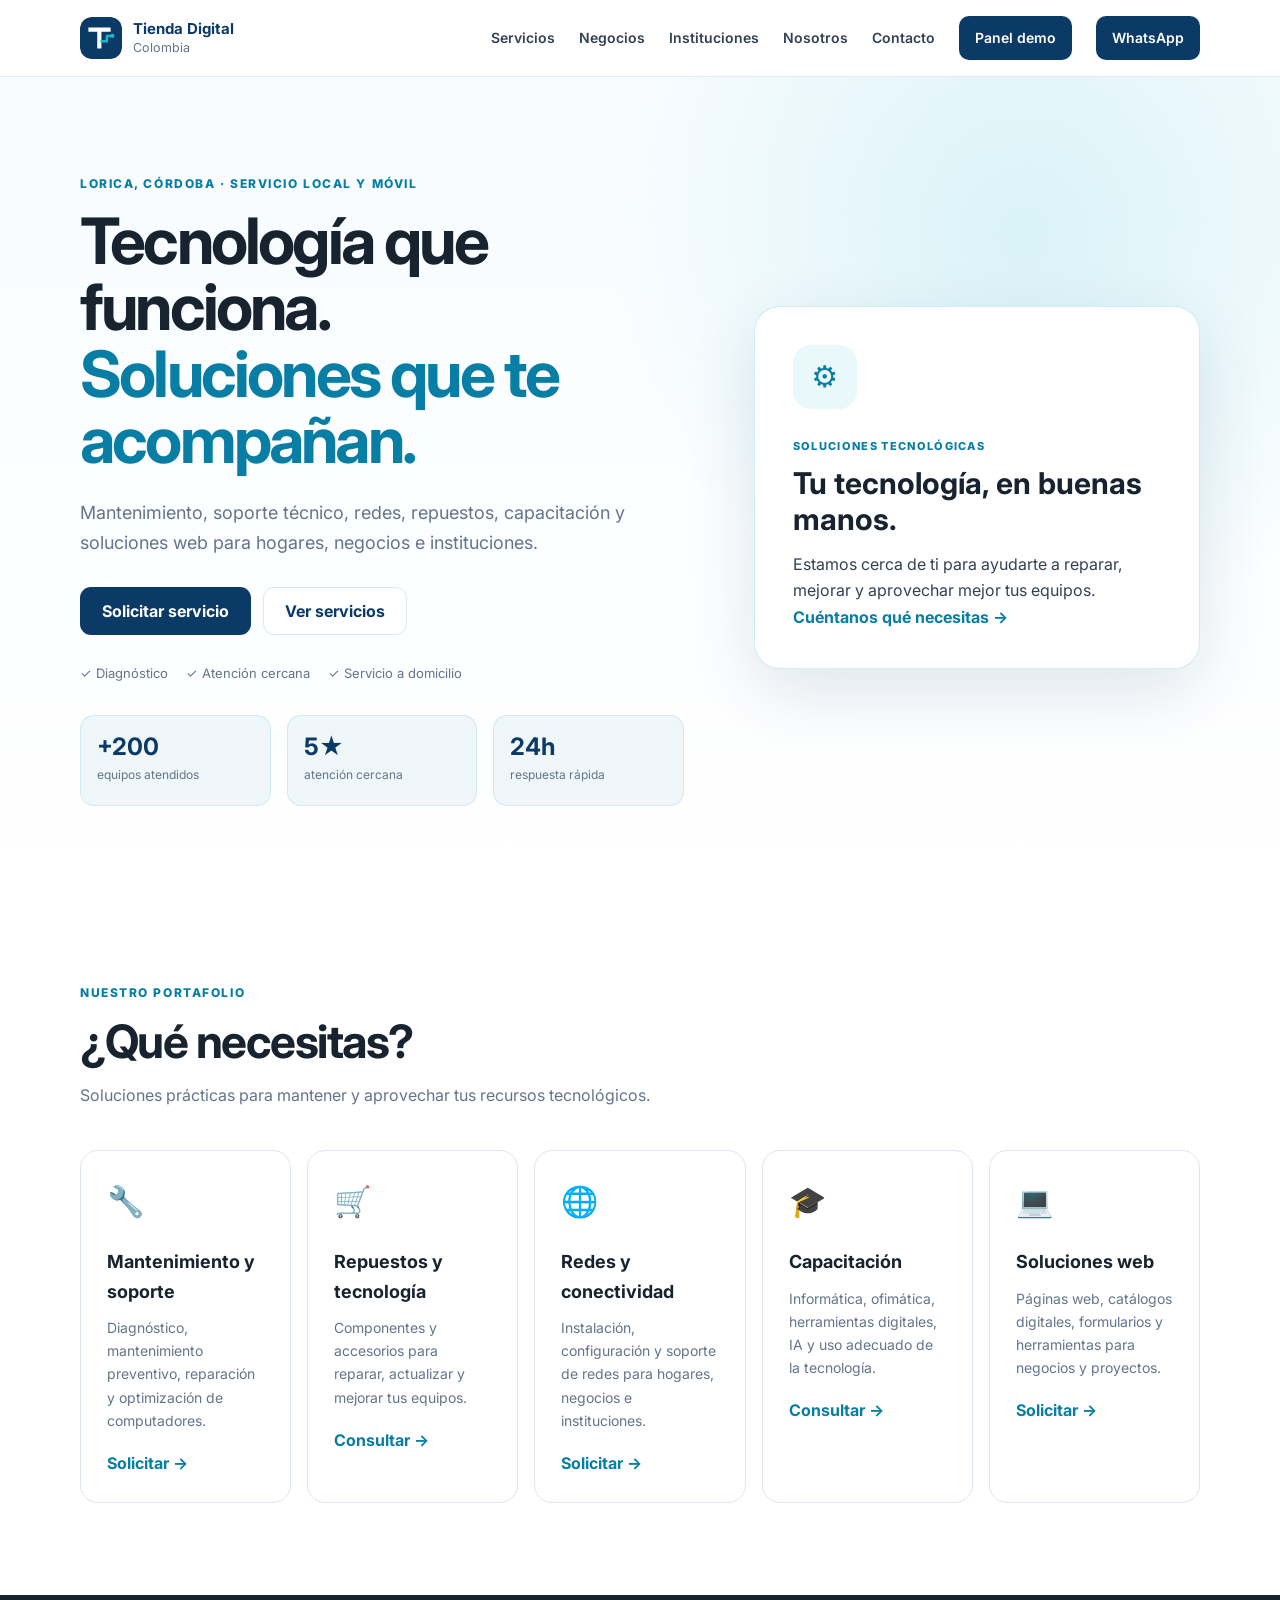
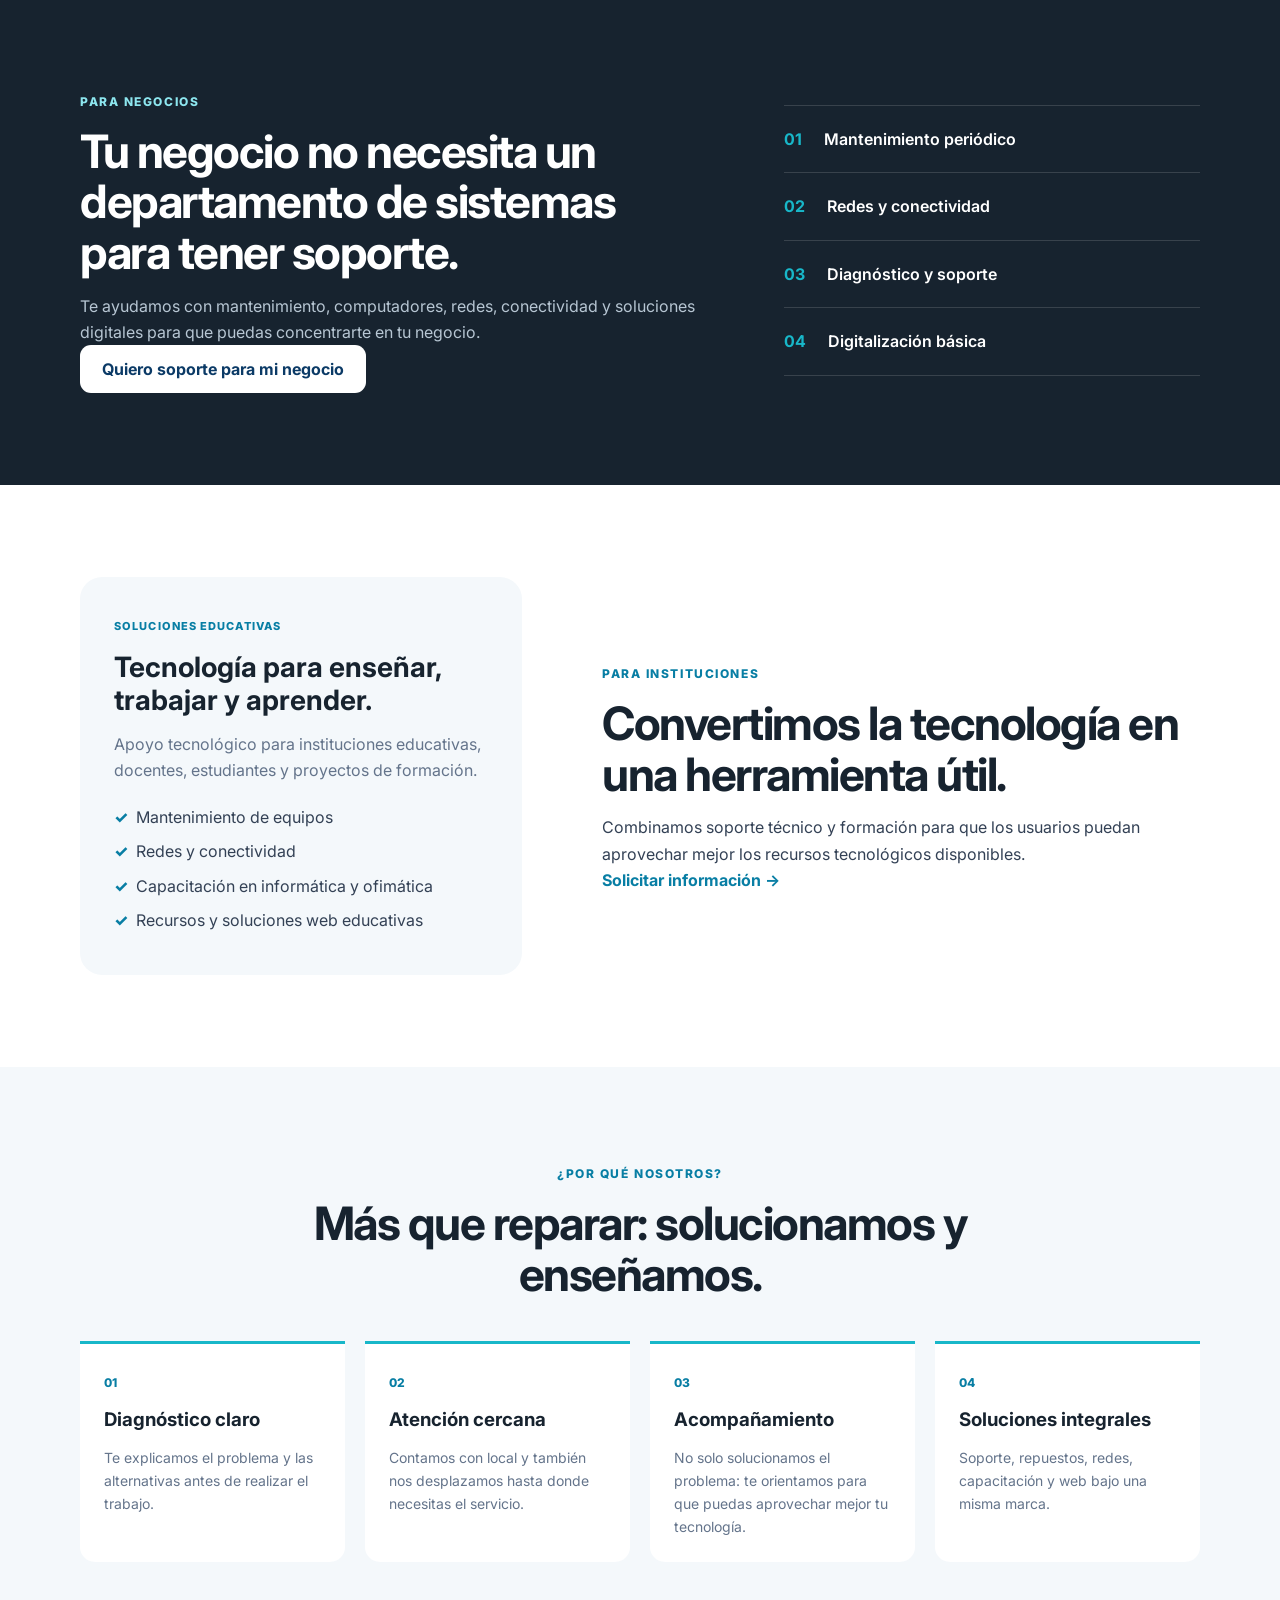
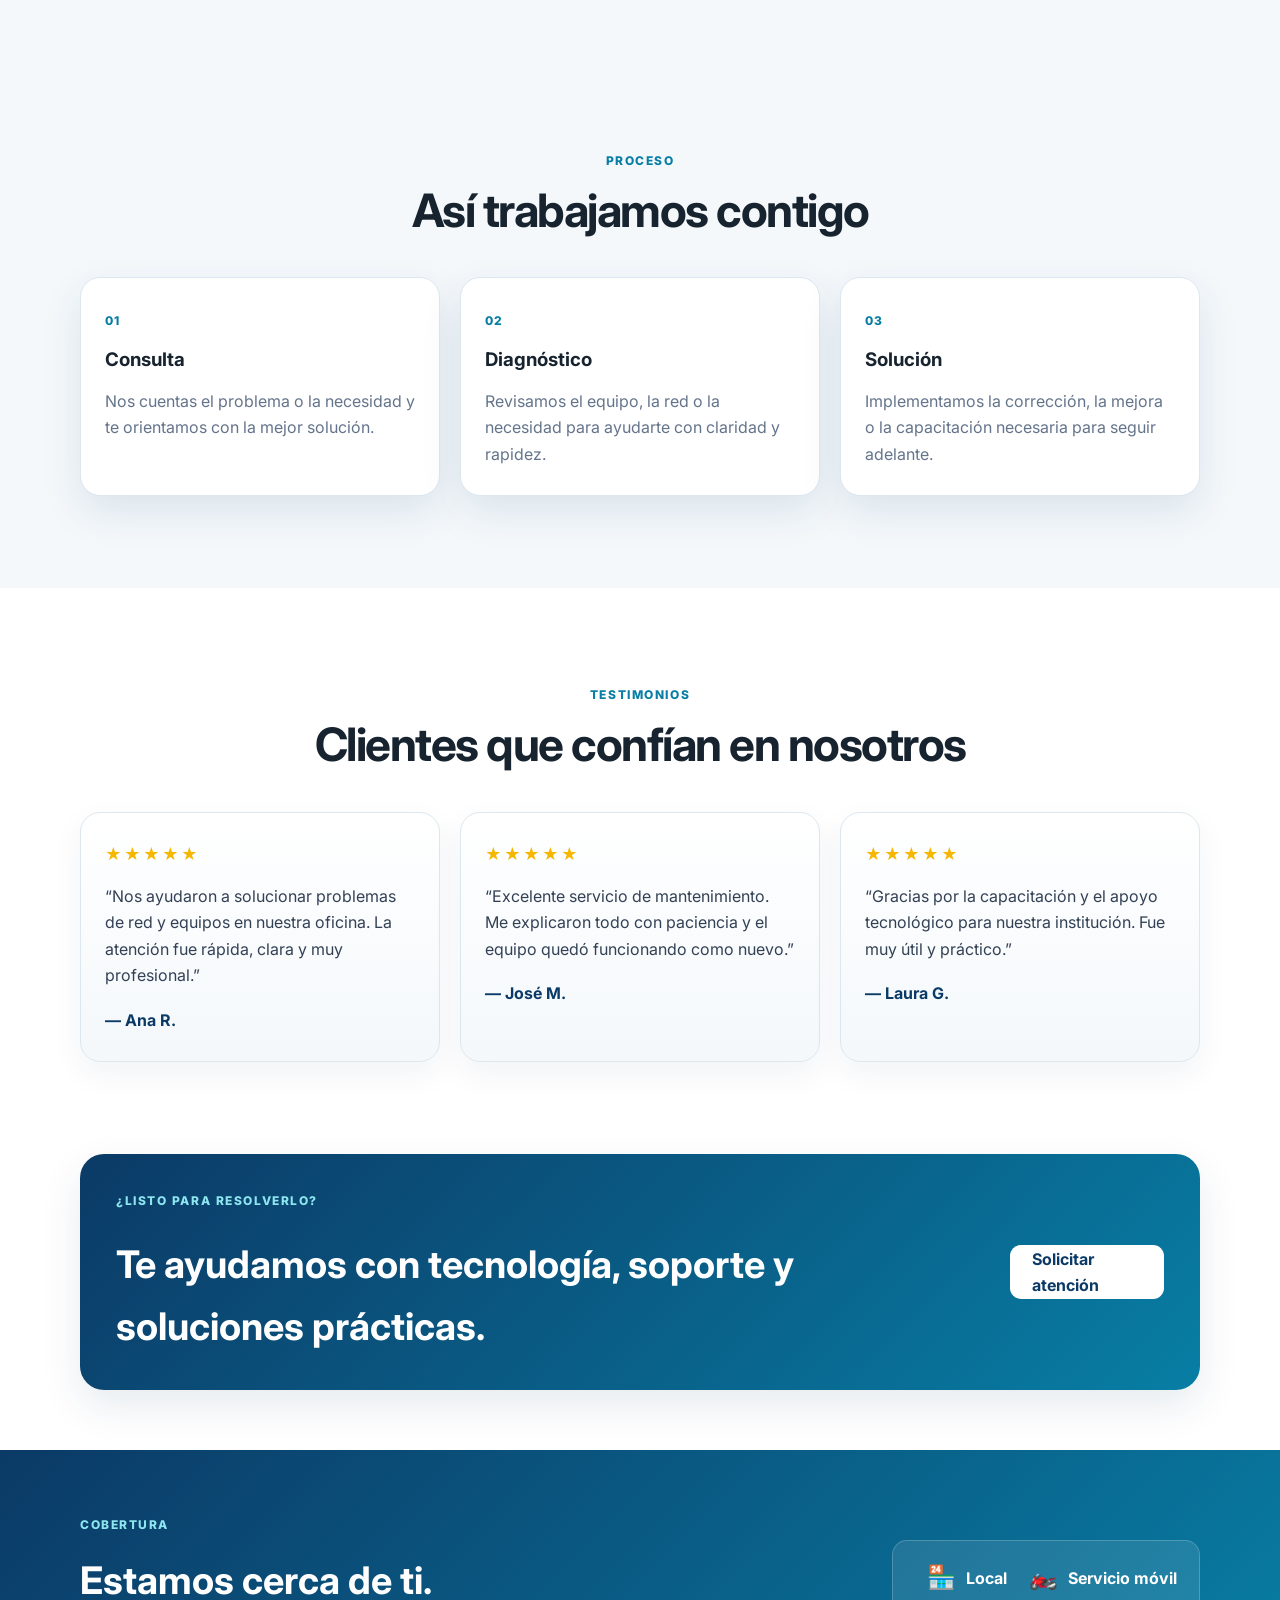
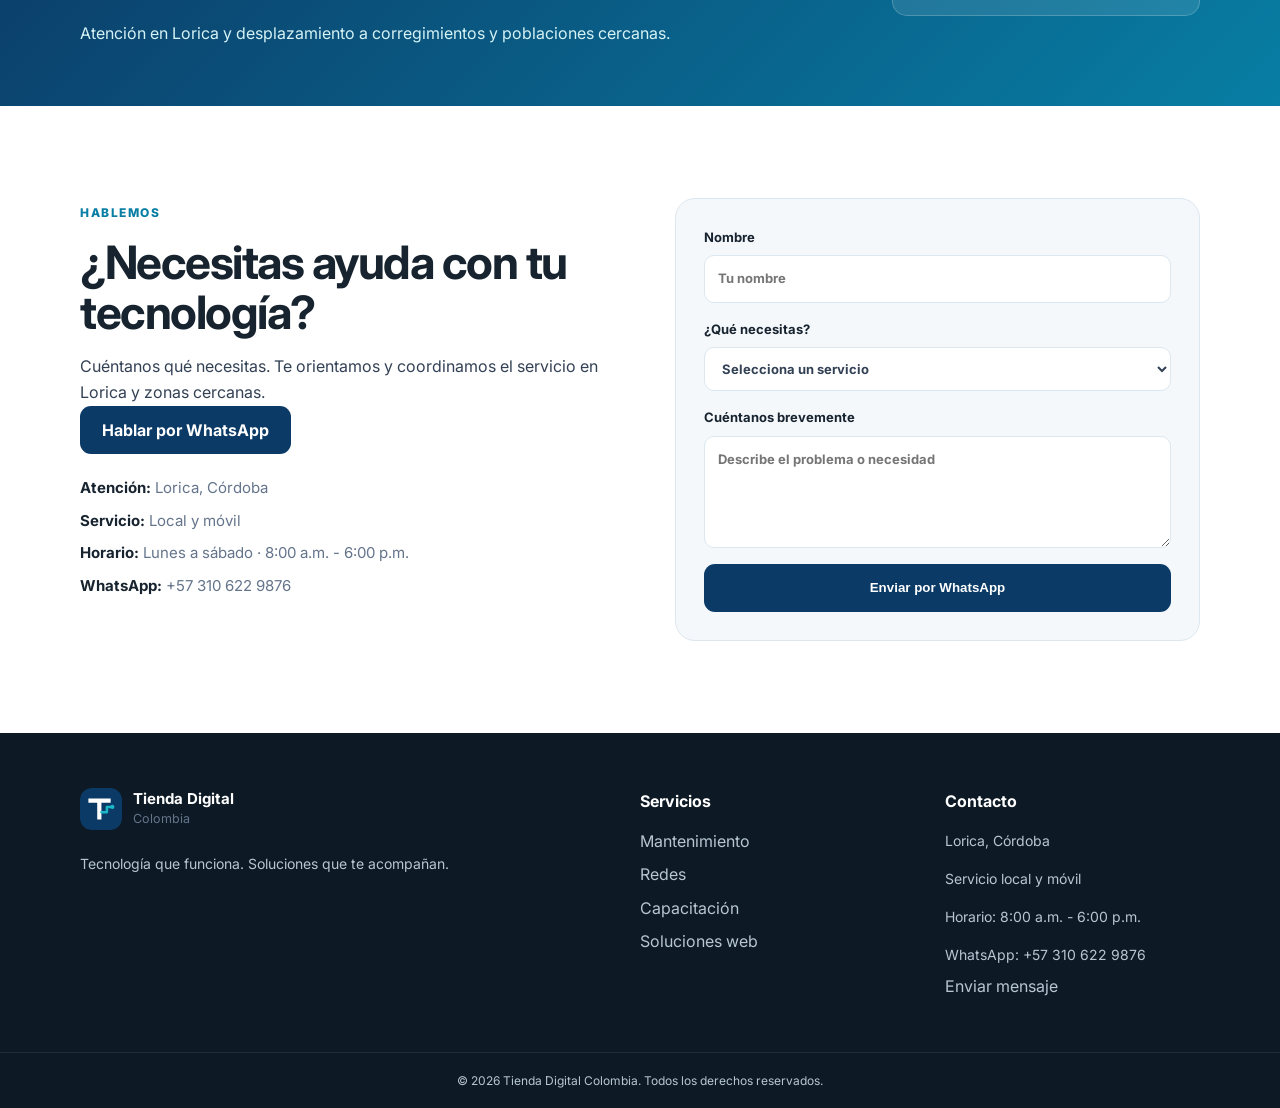
<file: index.html>
<!DOCTYPE html>
<html lang="es">
<head>
  <meta charset="UTF-8">
  <meta name="viewport" content="width=device-width, initial-scale=1.0">
  <meta name="description" content="Tienda Digital Colombia: mantenimiento de computadores, soporte TI, redes, repuestos, capacitación y soluciones web en Lorica, Córdoba.">
  <meta name="theme-color" content="#0B3A66">
  <meta name="robots" content="index,follow">
  <meta property="og:title" content="Tienda Digital Colombia | Tecnología que funciona">
  <meta property="og:description" content="Soporte técnico, redes, repuestos, capacitación y soluciones web para hogares, negocios e instituciones en Lorica, Córdoba.">
  <meta property="og:type" content="website">
  <meta property="og:url" content="https://tiendadigitalcolombia.com">
  <meta property="og:image" content="https://images.unsplash.com/photo-1516321318423-f06f85e504b3?auto=format&fit=crop&w=1200&q=80">
  <title>Tienda Digital Colombia | Tecnología que funciona</title>
  <link rel="icon" type="image/svg+xml" href="assets/tdc-mark.svg">
  <link rel="stylesheet" href="css/style.css">
</head>
<body>
  <header class="site-header">
    <div class="container nav">
      <a class="brand" href="#inicio" aria-label="Tienda Digital Colombia">
        <img class="brand-logo-mark" src="assets/tdc-mark.svg" alt="" aria-hidden="true">
        <span>
          <strong>Tienda Digital</strong>
          <small>Colombia</small>
        </span>
      </a>

      <button class="menu-toggle" aria-label="Abrir menú" aria-expanded="false">☰</button>

      <nav class="main-nav" aria-label="Navegación principal">
        <a href="#servicios">Servicios</a>
        <a href="#negocios">Negocios</a>
        <a href="#instituciones">Instituciones</a>
        <a href="#nosotros">Nosotros</a>
        <a href="#contacto">Contacto</a>
        <a class="nav-cta" href="gestion/" aria-label="Abrir panel de gestión de demostración">Panel demo</a>
        <a class="nav-cta" href="#" data-whatsapp>WhatsApp</a>
      </nav>
    </div>
  </header>

  <main>
    <section id="inicio" class="hero">
      <div class="container hero-grid">
        <div class="hero-copy">
          <span class="eyebrow">Lorica, Córdoba · Servicio local y móvil</span>
          <h1>Tecnología que funciona.<br><span>Soluciones que te acompañan.</span></h1>
          <p>
            Mantenimiento, soporte técnico, redes, repuestos, capacitación
            y soluciones web para hogares, negocios e instituciones.
          </p>
          <div class="hero-actions">
            <a class="btn btn-primary" href="#" data-whatsapp>Solicitar servicio</a>
            <a class="btn btn-secondary" href="#servicios">Ver servicios</a>
          </div>
          <div class="trust-row">
            <span>✓ Diagnóstico</span>
            <span>✓ Atención cercana</span>
            <span>✓ Servicio a domicilio</span>
          </div>

          <div class="hero-stats" aria-label="Estadísticas de la empresa">
            <div>
              <strong>+200</strong>
              <span>equipos atendidos</span>
            </div>
            <div>
              <strong>5★</strong>
              <span>atención cercana</span>
            </div>
            <div>
              <strong>24h</strong>
              <span>respuesta rápida</span>
            </div>
          </div>
        </div>

        <div class="hero-card">
          <div class="hero-card-icon">⚙</div>
          <p class="hero-card-label">SOLUCIONES TECNOLÓGICAS</p>
          <h2>Tu tecnología, en buenas manos.</h2>
          <p>Estamos cerca de ti para ayudarte a reparar, mejorar y aprovechar mejor tus equipos.</p>
          <a href="#contacto">Cuéntanos qué necesitas →</a>
        </div>
      </div>
    </section>

    <section id="servicios" class="section">
      <div class="container">
        <div class="section-heading">
          <span class="eyebrow">Nuestro portafolio</span>
          <h2>¿Qué necesitas?</h2>
          <p>Soluciones prácticas para mantener y aprovechar tus recursos tecnológicos.</p>
        </div>

        <div class="service-grid">
          <article class="service-card">
            <div class="service-icon">🔧</div>
            <h3>Mantenimiento y soporte</h3>
            <p>Diagnóstico, mantenimiento preventivo, reparación y optimización de computadores.</p>
            <a href="#" data-service="Mantenimiento y soporte">Solicitar →</a>
          </article>

          <article class="service-card">
            <div class="service-icon">🛒</div>
            <h3>Repuestos y tecnología</h3>
            <p>Componentes y accesorios para reparar, actualizar y mejorar tus equipos.</p>
            <a href="#" data-service="Repuestos y tecnología">Consultar →</a>
          </article>

          <article class="service-card">
            <div class="service-icon">🌐</div>
            <h3>Redes y conectividad</h3>
            <p>Instalación, configuración y soporte de redes para hogares, negocios e instituciones.</p>
            <a href="#" data-service="Redes y conectividad">Solicitar →</a>
          </article>

          <article class="service-card">
            <div class="service-icon">🎓</div>
            <h3>Capacitación</h3>
            <p>Informática, ofimática, herramientas digitales, IA y uso adecuado de la tecnología.</p>
            <a href="#" data-service="Capacitación tecnológica">Consultar →</a>
          </article>

          <article class="service-card">
            <div class="service-icon">💻</div>
            <h3>Soluciones web</h3>
            <p>Páginas web, catálogos digitales, formularios y herramientas para negocios y proyectos.</p>
            <a href="#" data-service="Soluciones web">Solicitar →</a>
          </article>
        </div>
      </div>
    </section>

    <section id="negocios" class="section section-dark">
      <div class="container split">
        <div>
          <span class="eyebrow light">Para negocios</span>
          <h2>Tu negocio no necesita un departamento de sistemas para tener soporte.</h2>
          <p>Te ayudamos con mantenimiento, computadores, redes, conectividad y soluciones digitales para que puedas concentrarte en tu negocio.</p>
          <a class="btn btn-light" href="#" data-service="Soporte tecnológico para mi negocio">Quiero soporte para mi negocio</a>
        </div>
        <div class="feature-list">
          <div><strong>01</strong><span>Mantenimiento periódico</span></div>
          <div><strong>02</strong><span>Redes y conectividad</span></div>
          <div><strong>03</strong><span>Diagnóstico y soporte</span></div>
          <div><strong>04</strong><span>Digitalización básica</span></div>
        </div>
      </div>
    </section>

    <section id="instituciones" class="section">
      <div class="container split split-reverse">
        <div class="info-card">
          <span class="card-tag">SOLUCIONES EDUCATIVAS</span>
          <h3>Tecnología para enseñar, trabajar y aprender.</h3>
          <p>Apoyo tecnológico para instituciones educativas, docentes, estudiantes y proyectos de formación.</p>
          <ul>
            <li>Mantenimiento de equipos</li>
            <li>Redes y conectividad</li>
            <li>Capacitación en informática y ofimática</li>
            <li>Recursos y soluciones web educativas</li>
          </ul>
        </div>
        <div>
          <span class="eyebrow">Para instituciones</span>
          <h2>Convertimos la tecnología en una herramienta útil.</h2>
          <p>Combinamos soporte técnico y formación para que los usuarios puedan aprovechar mejor los recursos tecnológicos disponibles.</p>
          <a class="text-link" href="#" data-service="Soluciones para una institución educativa">Solicitar información →</a>
        </div>
      </div>
    </section>

    <section class="section section-soft" id="nosotros">
      <div class="container">
        <div class="section-heading centered">
          <span class="eyebrow">¿Por qué nosotros?</span>
          <h2>Más que reparar: solucionamos y enseñamos.</h2>
        </div>
        <div class="values-grid">
          <div><span>01</span><h3>Diagnóstico claro</h3><p>Te explicamos el problema y las alternativas antes de realizar el trabajo.</p></div>
          <div><span>02</span><h3>Atención cercana</h3><p>Contamos con local y también nos desplazamos hasta donde necesitas el servicio.</p></div>
          <div><span>03</span><h3>Acompañamiento</h3><p>No solo solucionamos el problema: te orientamos para que puedas aprovechar mejor tu tecnología.</p></div>
          <div><span>04</span><h3>Soluciones integrales</h3><p>Soporte, repuestos, redes, capacitación y web bajo una misma marca.</p></div>
        </div>
      </div>
    </section>

    <section class="section section-soft">
      <div class="container">
        <div class="section-heading centered">
          <span class="eyebrow">Proceso</span>
          <h2>Así trabajamos contigo</h2>
        </div>

        <div class="steps-grid">
          <article class="step-card">
            <span>01</span>
            <h3>Consulta</h3>
            <p>Nos cuentas el problema o la necesidad y te orientamos con la mejor solución.</p>
          </article>

          <article class="step-card">
            <span>02</span>
            <h3>Diagnóstico</h3>
            <p>Revisamos el equipo, la red o la necesidad para ayudarte con claridad y rapidez.</p>
          </article>

          <article class="step-card">
            <span>03</span>
            <h3>Solución</h3>
            <p>Implementamos la corrección, la mejora o la capacitación necesaria para seguir adelante.</p>
          </article>
        </div>
      </div>
    </section>

    <section class="section">
      <div class="container">
        <div class="section-heading centered">
          <span class="eyebrow">Testimonios</span>
          <h2>Clientes que confían en nosotros</h2>
        </div>

        <div class="testimonials-grid">
          <article class="testimonial-card">
            <div class="stars">★★★★★</div>
            <p>“Nos ayudaron a solucionar problemas de red y equipos en nuestra oficina. La atención fue rápida, clara y muy profesional.”</p>
            <strong>— Ana R.</strong>
          </article>

          <article class="testimonial-card">
            <div class="stars">★★★★★</div>
            <p>“Excelente servicio de mantenimiento. Me explicaron todo con paciencia y el equipo quedó funcionando como nuevo.”</p>
            <strong>— José M.</strong>
          </article>

          <article class="testimonial-card">
            <div class="stars">★★★★★</div>
            <p>“Gracias por la capacitación y el apoyo tecnológico para nuestra institución. Fue muy útil y práctico.”</p>
            <strong>— Laura G.</strong>
          </article>
        </div>
      </div>
    </section>

    <section class="cta-banner">
      <div class="container cta-banner-inner">
        <div>
          <span class="eyebrow light">¿Listo para resolverlo?</span>
          <h2>Te ayudamos con tecnología, soporte y soluciones prácticas.</h2>
        </div>
        <a class="btn btn-light" href="#" data-whatsapp>Solicitar atención</a>
      </div>
    </section>

    <section class="coverage">
      <div class="container coverage-inner">
        <div>
          <span class="eyebrow light">Cobertura</span>
          <h2>Estamos cerca de ti.</h2>
          <p>Atención en Lorica y desplazamiento a corregimientos y poblaciones cercanas.</p>
        </div>
        <div class="coverage-badge">
          <span>🏪</span><b>Local</b>
          <span>🏍️</span><b>Servicio móvil</b>
        </div>
      </div>
    </section>

    <section id="contacto" class="section contact">
      <div class="container contact-grid">
        <div>
          <span class="eyebrow">Hablemos</span>
          <h2>¿Necesitas ayuda con tu tecnología?</h2>
          <p>Cuéntanos qué necesitas. Te orientamos y coordinamos el servicio en Lorica y zonas cercanas.</p>
          <a class="btn btn-primary" href="#" data-whatsapp>Hablar por WhatsApp</a>
          <div class="contact-details">
            <p><strong>Atención:</strong> Lorica, Córdoba</p>
            <p><strong>Servicio:</strong> Local y móvil</p>
            <p><strong>Horario:</strong> Lunes a sábado · 8:00 a.m. - 6:00 p.m.</p>
            <p><strong>WhatsApp:</strong> +57 310 622 9876</p>
          </div>
        </div>

        <form id="contact-form" class="contact-form">
          <label>
            Nombre
            <input name="nombre" type="text" required placeholder="Tu nombre">
          </label>
          <label>
            ¿Qué necesitas?
            <select name="servicio" required>
              <option value="">Selecciona un servicio</option>
              <option>Mantenimiento y soporte</option>
              <option>Repuestos y tecnología</option>
              <option>Redes y conectividad</option>
              <option>Capacitación</option>
              <option>Soluciones web</option>
            </select>
          </label>
          <label>
            Cuéntanos brevemente
            <textarea name="mensaje" rows="4" placeholder="Describe el problema o necesidad"></textarea>
          </label>
          <button class="btn btn-primary" type="submit">Enviar por WhatsApp</button>
        </form>
      </div>
    </section>
  </main>

  <footer class="footer">
    <div class="container footer-grid">
      <div>
        <a class="brand brand-footer" href="#inicio">
          <img class="brand-logo-mark" src="assets/tdc-mark.svg" alt="" aria-hidden="true">
          <span><strong>Tienda Digital</strong><small>Colombia</small></span>
        </a>
        <p>Tecnología que funciona. Soluciones que te acompañan.</p>
      </div>
      <div>
        <h4>Servicios</h4>
        <a href="#servicios">Mantenimiento</a>
        <a href="#servicios">Redes</a>
        <a href="#servicios">Capacitación</a>
        <a href="#servicios">Soluciones web</a>
      </div>
      <div>
        <h4>Contacto</h4>
        <p>Lorica, Córdoba</p>
        <p>Servicio local y móvil</p>
        <p>Horario: 8:00 a.m. - 6:00 p.m.</p>
        <p>WhatsApp: +57 310 622 9876</p>
        <a href="#" data-whatsapp>Enviar mensaje</a>
      </div>
    </div>
    <div class="footer-bottom">© <span id="year"></span> Tienda Digital Colombia. Todos los derechos reservados.</div>
  </footer>

  <script src="js/app.js"></script>
</body>
</html>
</file>
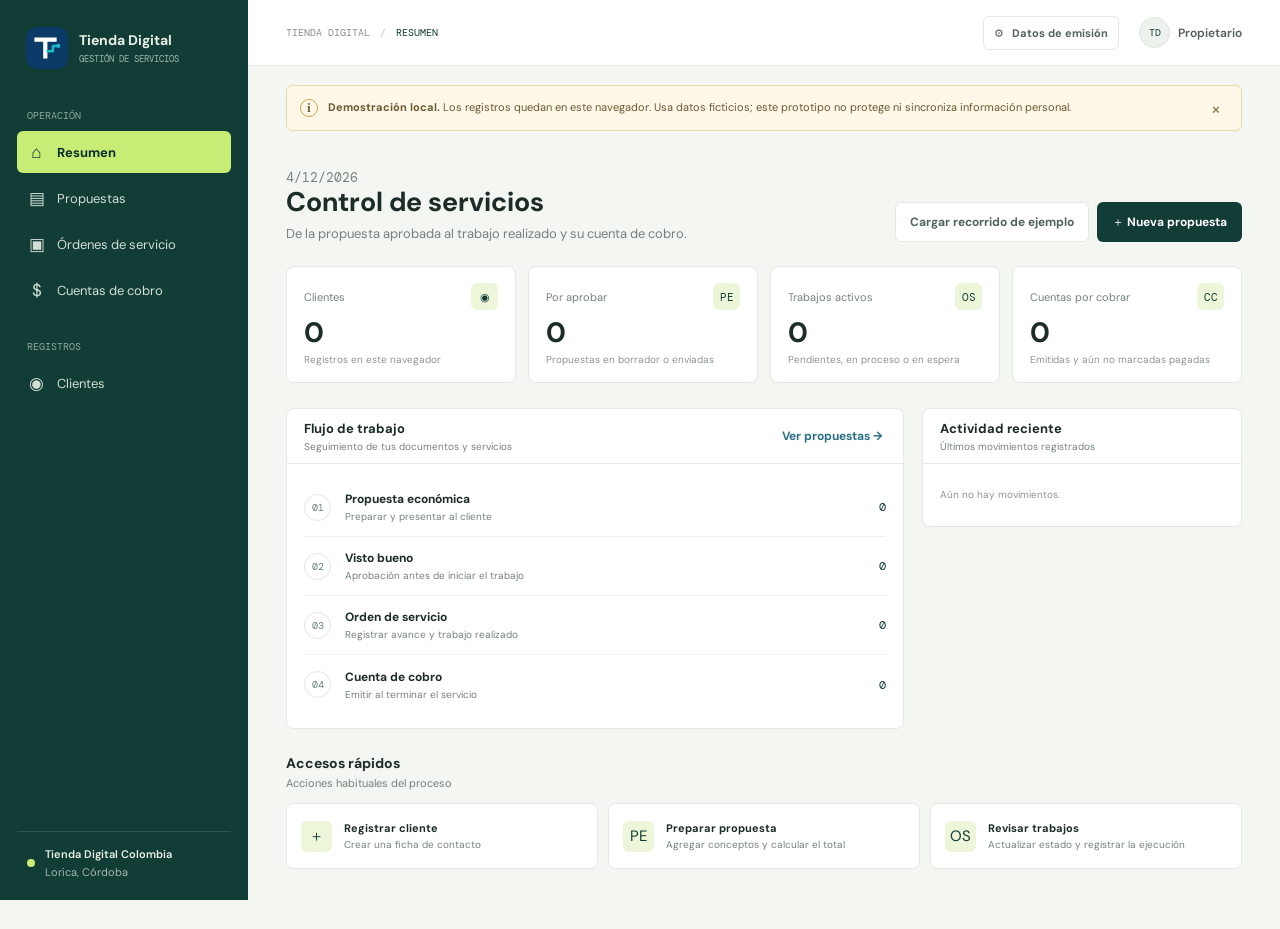
<file: gestion/index.html>
<!DOCTYPE html>
<html lang="es">
<head>
  <meta charset="UTF-8">
  <meta name="viewport" content="width=device-width, initial-scale=1.0">
  <meta name="theme-color" content="#123d36">
  <meta name="description" content="Panel de demostración local para gestionar propuestas, órdenes de servicio y cuentas de cobro.">
  <title>TDC Gestión | Control de servicios</title>
  <link rel="stylesheet" href="app.css">
  <script src="app.js" defer></script>
</head>
<body>
  <div class="app-shell">
    <aside class="sidebar" aria-label="Navegación de TDC Gestión">
      <a class="brand" href="#inicio" aria-label="TDC Gestión, inicio">
        <img class="brand-logo-mark" src="../assets/tdc-mark.svg" alt="" aria-hidden="true">
        <span class="brand-copy"><strong>Tienda Digital</strong><small>GESTIÓN DE SERVICIOS</small></span>
      </a>

      <p class="nav-label">OPERACIÓN</p>
      <nav class="side-nav">
        <button class="nav-item is-active" type="button" data-view="dashboard"><span class="nav-icon" aria-hidden="true">⌂</span>Resumen</button>
        <button class="nav-item" type="button" data-view="proposals"><span class="nav-icon" aria-hidden="true">▤</span>Propuestas <span class="nav-count" id="proposal-nav-count">0</span></button>
        <button class="nav-item" type="button" data-view="orders"><span class="nav-icon" aria-hidden="true">▣</span>Órdenes de servicio</button>
        <button class="nav-item" type="button" data-view="accounts"><span class="nav-icon" aria-hidden="true">$</span>Cuentas de cobro</button>
      </nav>

      <p class="nav-label nav-label-secondary">REGISTROS</p>
      <nav class="side-nav">
        <button class="nav-item" type="button" data-view="clients"><span class="nav-icon" aria-hidden="true">◉</span>Clientes</button>
      </nav>

      <div class="sidebar-bottom">
        <span class="sidebar-dot" aria-hidden="true"></span>
        <span><strong>Tienda Digital Colombia</strong><small>Lorica, Córdoba</small></span>
      </div>
    </aside>

    <main class="main-area">
      <header class="topbar">
        <div class="breadcrumb"><span>TIENDA DIGITAL</span><b>/</b><span id="current-section">RESUMEN</span></div>
        <div class="top-actions">
          <button class="button button-quiet button-small" type="button" data-action="settings"><span aria-hidden="true">⚙</span> Datos de emisión</button>
          <button class="user-button" type="button" aria-label="Propietario" title="Espacio de trabajo local"><span class="user-avatar">TD</span><span class="user-label">Propietario</span></button>
        </div>
      </header>

      <div class="local-notice" role="note">
        <span class="notice-icon" aria-hidden="true">i</span>
        <p><strong>Demostración local.</strong> Los registros quedan en este navegador. Usa datos ficticios; este prototipo no protege ni sincroniza información personal.</p>
        <button type="button" class="notice-close" aria-label="Cerrar aviso" data-action="dismiss-notice">×</button>
      </div>

      <section id="view-content" class="view-content" aria-live="polite"></section>
    </main>
  </div>

  <dialog id="app-dialog" class="app-dialog" aria-labelledby="dialog-title">
    <div id="dialog-content"></div>
  </dialog>
  <div id="toast-region" class="toast-region" aria-live="polite" aria-atomic="true"></div>
</body>
</html>
</file>
<file: css/style.css>
@import url('https://fonts.googleapis.com/css2?family=Inter:wght@400;500;600;700;800&display=swap');

:root {
  --blue: #0B3A66;
  --blue-2: #087EA4;
  --cyan: #18B7C9;
  --dark: #17232f;
  --text: #334155;
  --muted: #64748b;
  --soft: #f4f8fb;
  --white: #ffffff;
  --border: #dce7ef;
  --radius: 18px;
  --shadow: 0 16px 40px rgba(11, 58, 102, .10);
}

* { box-sizing: border-box; margin: 0; padding: 0; }
html { scroll-behavior: smooth; }
body { font-family: Inter, system-ui, sans-serif; color: var(--text); background: var(--white); line-height: 1.65; }
a { color: inherit; text-decoration: none; }
.container { width: min(1120px, calc(100% - 40px)); margin-inline: auto; }

.site-header { position: sticky; top: 0; z-index: 20; background: rgba(255,255,255,.94); backdrop-filter: blur(12px); border-bottom: 1px solid rgba(220,231,239,.8); }
.nav { min-height: 76px; display: flex; align-items: center; justify-content: space-between; gap: 25px; }
.brand { display: inline-flex; align-items: center; gap: 11px; font-size: 15px; }
.brand-logo-mark { width: 42px; height: 42px; flex: 0 0 42px; display: block; border-radius: 12px; }
.brand strong, .brand small { display: block; line-height: 1.1; }
.brand strong { color: var(--blue); font-size: 15px; }
.brand small { color: var(--muted); margin-top: 4px; }
.main-nav { display: flex; align-items: center; gap: 24px; font-size: 14px; font-weight: 600; }
.main-nav a:hover { color: var(--blue-2); }
.nav-cta { background: var(--blue); color: white !important; padding: 10px 16px; border-radius: 10px; }
.menu-toggle { display: none; border: 0; background: transparent; font-size: 26px; color: var(--blue); }

.hero { padding: 92px 0 80px; background: radial-gradient(circle at 80% 20%, rgba(24,183,201,.14), transparent 34%), linear-gradient(180deg,#f8fcff,#fff); }
.hero-grid { display: grid; grid-template-columns: 1.15fr .85fr; align-items: center; gap: 70px; }
.eyebrow { display: inline-block; text-transform: uppercase; letter-spacing: .13em; font-size: 12px; font-weight: 800; color: var(--blue-2); margin-bottom: 14px; }
.eyebrow.light { color: #8de6ef; }
.hero h1 { color: var(--dark); font-size: clamp(42px, 5vw, 68px); line-height: 1.04; letter-spacing: -2.8px; margin-bottom: 24px; }
.hero h1 span { color: var(--blue-2); }
.hero-copy > p { max-width: 650px; font-size: 18px; color: var(--muted); }
.hero-actions { display: flex; gap: 12px; margin-top: 30px; flex-wrap: wrap; }
.btn { display: inline-flex; justify-content: center; align-items: center; min-height: 48px; padding: 0 21px; border-radius: 11px; font-weight: 700; border: 1px solid transparent; cursor: pointer; transition: transform .2s, box-shadow .2s; }
.btn:hover { transform: translateY(-2px); box-shadow: var(--shadow); }
.btn-primary { color: white; background: var(--blue); }
.btn-secondary { color: var(--blue); border-color: var(--border); background: white; }
.btn-light { color: var(--blue); background: white; }
.trust-row { display: flex; flex-wrap: wrap; gap: 18px; margin-top: 28px; font-size: 13px; color: var(--muted); }

.hero-stats { display: grid; grid-template-columns: repeat(3, minmax(0, 1fr)); gap: 16px; margin-top: 30px; }
.hero-stats div { padding: 18px 16px; background: rgba(8,126,164,.06); border: 1px solid rgba(8,126,164,.12); border-radius: 14px; }
.hero-stats strong { display: block; color: var(--blue); font-size: 24px; line-height: 1.1; }
.hero-stats span { color: var(--muted); font-size: 12px; }

.hero-card { padding: 38px; border: 1px solid rgba(24,183,201,.22); border-radius: 26px; background: white; box-shadow: 0 24px 70px rgba(11,58,102,.12); }
.hero-card-icon { width: 64px; height: 64px; display: grid; place-items: center; border-radius: 18px; background: #e9f9fb; color: var(--blue-2); font-size: 30px; margin-bottom: 28px; }
.hero-card-label { color: var(--blue-2); font-size: 11px; font-weight: 800; letter-spacing: .12em; }
.hero-card h2 { color: var(--dark); font-size: 30px; line-height: 1.2; margin: 10px 0 14px; }
.hero-card a, .text-link, .service-card a { color: var(--blue-2); font-weight: 700; }

.section { padding: 92px 0; }
.section-soft { background: var(--soft); }
.section-heading { max-width: 680px; margin-bottom: 42px; }
.section-heading.centered { margin-inline: auto; text-align: center; }
.section h2 { color: var(--dark); font-size: clamp(32px,4vw,46px); line-height: 1.1; letter-spacing: -1.5px; margin-bottom: 15px; }
.section-heading p { color: var(--muted); }

.service-grid { display: grid; grid-template-columns: repeat(5, 1fr); gap: 16px; }
.service-card { padding: 26px; border: 1px solid var(--border); border-radius: var(--radius); background: white; transition: transform .2s, box-shadow .2s; }
.service-card:hover { transform: translateY(-4px); box-shadow: var(--shadow); }
.service-icon { font-size: 30px; margin-bottom: 20px; }
.service-card h3 { color: var(--dark); font-size: 18px; margin-bottom: 10px; }
.service-card p { color: var(--muted); font-size: 14px; margin-bottom: 18px; }

.section-dark { background: var(--dark); color: white; }
.section-dark h2 { color: white; }
.section-dark p { color: #b7c6d3; }
.split { display: grid; grid-template-columns: 1.2fr .8fr; gap: 80px; align-items: center; }
.split-reverse { grid-template-columns: .85fr 1.15fr; }
.feature-list { border-top: 1px solid rgba(255,255,255,.14); }
.feature-list div { display: flex; gap: 22px; padding: 20px 0; border-bottom: 1px solid rgba(255,255,255,.14); }
.feature-list strong { color: var(--cyan); }
.feature-list span { color: white; font-weight: 600; }

.info-card { padding: 34px; border-radius: 22px; background: var(--soft); }
.card-tag { font-size: 11px; letter-spacing: .1em; color: var(--blue-2); font-weight: 800; }
.info-card h3 { font-size: 28px; color: var(--dark); line-height: 1.2; margin: 13px 0; }
.info-card p { color: var(--muted); }
.info-card ul { list-style: none; margin-top: 20px; }
.info-card li { margin: 8px 0; }
.info-card li::before { content: "✓"; color: var(--blue-2); font-weight: 800; margin-right: 8px; }

.values-grid { display: grid; grid-template-columns: repeat(4,1fr); gap: 20px; }
.values-grid div { padding: 24px; border-top: 3px solid var(--cyan); background: white; border-radius: 0 0 15px 15px; }
.values-grid span { color: var(--blue-2); font-size: 12px; font-weight: 800; }
.values-grid h3 { color: var(--dark); margin: 10px 0; }
.values-grid p { color: var(--muted); font-size: 14px; }

.steps-grid { display: grid; grid-template-columns: repeat(3,1fr); gap: 20px; }
.step-card { padding: 28px 24px; border-radius: 20px; background: white; border: 1px solid var(--border); box-shadow: var(--shadow); }
.step-card span { display: inline-block; margin-bottom: 14px; color: var(--blue-2); font-weight: 800; font-size: 12px; letter-spacing: .12em; }
.step-card h3 { color: var(--dark); margin-bottom: 12px; }
.step-card p { color: var(--muted); }

.testimonials-grid { display: grid; grid-template-columns: repeat(3,1fr); gap: 20px; }
.testimonial-card { padding: 28px 24px; border-radius: 20px; background: linear-gradient(180deg, #ffffff, #f4f8fb); border: 1px solid var(--border); box-shadow: 0 12px 32px rgba(11,58,102,.06); }
.testimonial-card .stars { color: #f5b700; letter-spacing: .12em; margin-bottom: 16px; }
.testimonial-card p { color: var(--text); margin-bottom: 18px; }
.testimonial-card strong { color: var(--blue); }

.cta-banner { padding: 0 0 60px; }
.cta-banner-inner { display: flex; justify-content: space-between; align-items: center; gap: 24px; background: linear-gradient(135deg, var(--blue), var(--blue-2)); color: white; padding: 32px 36px; border-radius: 24px; box-shadow: var(--shadow); }
.cta-banner h2 { color: white; font-size: clamp(26px, 3vw, 38px); margin-top: 8px; }

.coverage { padding: 60px 0; background: linear-gradient(135deg,var(--blue),var(--blue-2)); color: white; }
.coverage-inner { display: flex; align-items: center; justify-content: space-between; gap: 30px; }
.coverage h2 { color: white; font-size: 38px; margin-bottom: 8px; }
.coverage p { color: #d5f3f6; }
.coverage-badge { display: flex; align-items: center; gap: 10px; padding: 18px 22px; background: rgba(255,255,255,.1); border: 1px solid rgba(255,255,255,.2); border-radius: 15px; }
.coverage-badge span { font-size: 23px; margin-left: 12px; }

.contact-grid { display: grid; grid-template-columns: 1fr 1fr; gap: 70px; }
.contact-form { display: grid; gap: 16px; padding: 28px; border: 1px solid var(--border); border-radius: 20px; background: var(--soft); }
.contact-form label { display: grid; gap: 7px; color: var(--dark); font-size: 13px; font-weight: 700; }
.contact-form input, .contact-form select, .contact-form textarea { width: 100%; border: 1px solid var(--border); border-radius: 10px; padding: 12px 13px; font: inherit; background: white; color: var(--text); }
.contact-form textarea { resize: vertical; }

.contact-details {
  margin-top: 22px;
  display: grid;
  gap: 8px;
  color: var(--muted);
  font-size: 15px;
}

.contact-details strong { color: var(--dark); }

.footer { padding: 55px 0 0; background: #0d1a25; color: #b7c6d3; }
.footer-grid { display: grid; grid-template-columns: 2fr 1fr 1fr; gap: 50px; padding-bottom: 45px; }
.brand-footer strong { color: white; }
.brand-footer p, .footer p { margin-top: 15px; font-size: 14px; }
.footer h4 { color: white; margin-bottom: 14px; }
.footer-grid > div > a:not(.brand) { display: block; margin: 7px 0; }
.footer-bottom { padding: 18px 20px; text-align: center; border-top: 1px solid rgba(255,255,255,.08); font-size: 12px; }

@media (max-width: 980px) {
  .service-grid { grid-template-columns: repeat(2,1fr); }
  .hero-grid, .split, .split-reverse, .contact-grid { grid-template-columns: 1fr; gap: 45px; }
  .values-grid { grid-template-columns: repeat(2,1fr); }
  .hero { padding-top: 65px; }
}

@media (max-width: 720px) {
  .container { width: min(100% - 28px, 1120px); }
  .menu-toggle { display: block; }
  .main-nav { display: none; position: absolute; top: 76px; left: 0; right: 0; padding: 20px; background: white; border-bottom: 1px solid var(--border); flex-direction: column; align-items: stretch; }
  .main-nav.open { display: flex; }
  .main-nav a { padding: 9px; }
  .hero h1 { font-size: 42px; letter-spacing: -2px; }
  .hero-card { padding: 26px; }
  .service-grid, .values-grid, .steps-grid, .testimonials-grid, .footer-grid { grid-template-columns: 1fr; }
  .cta-banner-inner, .coverage-inner { align-items: flex-start; flex-direction: column; }
  .coverage-badge { flex-wrap: wrap; }
}
</file>
<file: gestion/app.css>
@import url('https://fonts.googleapis.com/css2?family=DM+Mono:wght@400;500&family=DM+Sans:wght@400;500;600;700;800&display=swap');

:root {
  color-scheme: light;
  --ink: #1c2c28;
  --muted: #75827d;
  --line: #e3e9e5;
  --paper: #f4f6f2;
  --white: #ffffff;
  --forest: #123d36;
  --forest-deep: #0c2d28;
  --mint: #c8ed77;
  --mint-soft: #edf6d9;
  --blue: #2c6e87;
  --blue-soft: #e6f2f6;
  --amber: #ad6e16;
  --amber-soft: #fbf1d9;
  --red: #b34e43;
  --red-soft: #fae9e5;
  --green: #387553;
  --green-soft: #e5f2e9;
  --radius: 8px;
  --shadow: 0 16px 48px rgba(25, 43, 37, .14);
  font-family: 'DM Sans', 'Trebuchet MS', sans-serif;
  color: var(--ink);
  background: var(--paper);
  font-synthesis: none;
  text-rendering: optimizeLegibility;
}

* { box-sizing: border-box; }
body { margin: 0; min-width: 320px; min-height: 100vh; background: var(--paper); }
button, input, select, textarea { font: inherit; }
button { color: inherit; }
button:focus-visible, a:focus-visible, input:focus-visible, select:focus-visible, textarea:focus-visible {
  outline: 3px solid rgba(44, 110, 135, .36);
  outline-offset: 2px;
}
button:disabled { cursor: not-allowed; opacity: .48; }

.app-shell { min-height: 100vh; }
.sidebar {
  position: fixed;
  inset: 0 auto 0 0;
  z-index: 5;
  display: flex;
  width: 248px;
  flex-direction: column;
  padding: 27px 17px 18px;
  color: #e9f0e8;
  background: var(--forest);
}
.brand { display: flex; align-items: center; gap: 11px; padding: 0 9px; color: inherit; text-decoration: none; }
.brand-logo-mark { display: block; width: 42px; height: 42px; flex: 0 0 42px; border-radius: 11px; }
.brand-copy strong, .brand-copy small { display: block; }
.brand-copy strong { font-size: 14px; font-weight: 700; }
.brand-copy small { margin-top: 4px; color: #9fb8ac; font-family: 'DM Mono', monospace; font-size: 9px; }
.nav-label { margin: 40px 10px 9px; color: #8ea79c; font-family: 'DM Mono', monospace; font-size: 10px; }
.nav-label-secondary { margin-top: 29px; }
.side-nav { display: grid; gap: 4px; }
.nav-item {
  position: relative;
  display: flex;
  min-height: 42px;
  align-items: center;
  gap: 11px;
  padding: 0 10px;
  border: 0;
  border-radius: 6px;
  color: #d0ded5;
  background: transparent;
  text-align: left;
  font-size: 13px;
  cursor: pointer;
}
.nav-item:hover { color: #fff; background: rgba(255,255,255,.07); }
.nav-item.is-active { color: var(--forest-deep); background: var(--mint); font-weight: 700; }
.nav-icon { display: grid; width: 19px; place-items: center; font-size: 17px; line-height: 1; }
.nav-count { display: none; min-width: 21px; margin-left: auto; padding: 2px 5px; border-radius: 10px; color: var(--forest); background: rgba(255,255,255,.13); text-align: center; font-family: 'DM Mono', monospace; font-size: 10px; }
.nav-count.has-count { display: inline-block; }
.nav-item.is-active .nav-count { color: var(--forest); background: rgba(18,61,54,.12); }
.sidebar-bottom { display: flex; align-items: center; gap: 10px; margin-top: auto; padding: 15px 10px 3px; border-top: 1px solid rgba(255,255,255,.13); }
.sidebar-bottom strong, .sidebar-bottom small { display: block; }
.sidebar-bottom strong { font-size: 11px; font-weight: 600; }
.sidebar-bottom small { margin-top: 4px; color: #a5b9ae; font-size: 11px; }
.sidebar-dot { width: 8px; height: 8px; flex: 0 0 8px; border-radius: 50%; background: var(--mint); }

.main-area { min-height: 100vh; margin-left: 248px; }
.topbar { position: sticky; top: 0; z-index: 4; display: flex; min-height: 66px; align-items: center; justify-content: space-between; gap: 16px; padding: 0 38px; border-bottom: 1px solid var(--line); background: rgba(255,255,255,.94); backdrop-filter: blur(10px); }
.breadcrumb { display: flex; align-items: center; gap: 10px; color: #83908b; font-family: 'DM Mono', monospace; font-size: 10px; }
.breadcrumb b { color: #bcc6c0; font-weight: 400; }
.breadcrumb span:last-child { color: var(--forest); }
.top-actions { display: flex; align-items: center; gap: 20px; }
.button { display: inline-flex; min-height: 40px; align-items: center; justify-content: center; gap: 8px; padding: 0 14px; border: 1px solid transparent; border-radius: 6px; font-size: 12px; font-weight: 700; cursor: pointer; transition: background .16s, transform .16s; }
.button:hover { transform: translateY(-1px); }
.button-primary { color: var(--white); background: var(--forest); }
.button-primary:hover { background: var(--forest-deep); }
.button-accent { color: var(--forest-deep); background: var(--mint); }
.button-accent:hover { background: #b9e55d; }
.button-quiet { color: #53635c; border-color: var(--line); background: var(--white); }
.button-quiet:hover { background: #f8faf7; }
.button-danger { color: var(--red); border-color: #eed3ce; background: var(--white); }
.button-small { min-height: 34px; padding: 0 10px; font-size: 11px; }
.button-link { min-height: auto; padding: 4px; border: 0; color: var(--blue); background: none; font-size: 12px; font-weight: 700; cursor: pointer; }
.user-button { display: flex; align-items: center; gap: 8px; padding: 0; border: 0; background: none; cursor: default; }
.user-avatar { display: grid; width: 31px; height: 31px; place-items: center; border: 1px solid #dce5df; border-radius: 50%; color: var(--forest); background: #edf2ed; font-family: 'DM Mono', monospace; font-size: 10px; }
.user-label { color: #526059; font-size: 12px; font-weight: 600; }

.local-notice { display: flex; align-items: center; gap: 10px; margin: 19px 38px 0; padding: 10px 13px; border: 1px solid #ead8a9; border-radius: 6px; background: #fff8e9; color: #68592f; }
.local-notice p { flex: 1; margin: 0; font-size: 11px; line-height: 1.45; }
.notice-icon { display: grid; width: 18px; height: 18px; flex: 0 0 18px; place-items: center; border: 1px solid #cba84f; border-radius: 50%; font-family: Georgia, serif; font-size: 12px; font-weight: 700; }
.notice-close { width: 24px; height: 24px; border: 0; border-radius: 4px; color: #837144; background: transparent; font-size: 18px; cursor: pointer; }
.notice-close:hover { background: rgba(100,80,20,.08); }
.local-notice.is-dismissed { display: none; }

.view-content { max-width: 1440px; margin: 0 auto; padding: 31px 38px 60px; }
.page-heading { display: flex; align-items: flex-end; justify-content: space-between; gap: 22px; margin-bottom: 24px; }
.page-heading h1 { margin: 0; color: var(--ink); font-size: 27px; font-weight: 700; line-height: 1.2; }
.page-heading p { max-width: 660px; margin: 7px 0 0; color: var(--muted); font-size: 13px; }
.eyebrow { margin: 0 0 8px; color: var(--blue); font-family: 'DM Mono', monospace; font-size: 10px; }
.heading-actions { display: flex; flex-wrap: wrap; gap: 8px; }
.section-title { display: flex; align-items: center; justify-content: space-between; gap: 14px; margin: 0 0 13px; }
.section-title h2 { margin: 0; font-size: 14px; font-weight: 700; }
.section-title p { margin: 4px 0 0; color: var(--muted); font-size: 11px; }
.section-block { margin-top: 25px; }
.section-rule { padding-top: 19px; border-top: 1px solid var(--line); }

.metric-grid { display: grid; grid-template-columns: repeat(4, minmax(0, 1fr)); gap: 12px; }
.metric { min-height: 104px; padding: 16px 17px; border: 1px solid var(--line); border-radius: var(--radius); background: var(--white); }
.metric-top { display: flex; align-items: center; justify-content: space-between; gap: 12px; color: var(--muted); font-size: 11px; }
.metric-icon { display: grid; width: 27px; height: 27px; place-items: center; border-radius: 6px; color: var(--forest); background: var(--mint-soft); font-family: 'DM Mono', monospace; font-size: 11px; }
.metric-value { display: block; margin-top: 9px; color: var(--ink); font-size: 28px; font-weight: 700; line-height: 1; }
.metric-sub { display: block; margin-top: 6px; color: #8b9690; font-size: 10px; }
.overview-grid { display: grid; grid-template-columns: minmax(0, 1.45fr) minmax(230px, .75fr); gap: 18px; align-items: start; }
.panel { min-width: 0; border: 1px solid var(--line); border-radius: var(--radius); background: var(--white); }
.panel-header { display: flex; min-height: 55px; align-items: center; justify-content: space-between; gap: 12px; padding: 0 17px; border-bottom: 1px solid var(--line); }
.panel-header h2 { margin: 0; font-size: 13px; }
.panel-header p { margin: 3px 0 0; color: var(--muted); font-size: 10px; }
.panel-body { padding: 14px 17px; }
.flow-list { display: grid; }
.flow-step { display: grid; grid-template-columns: 30px minmax(0, 1fr) auto; align-items: center; gap: 11px; min-height: 59px; border-bottom: 1px solid #eef1ee; }
.flow-step:last-child { border-bottom: 0; }
.flow-number { display: grid; width: 27px; height: 27px; place-items: center; border: 1px solid #dfe7e1; border-radius: 50%; color: #698078; font-family: 'DM Mono', monospace; font-size: 10px; }
.flow-step.is-current .flow-number { border-color: var(--forest); color: var(--white); background: var(--forest); }
.flow-copy strong, .flow-copy small { display: block; }
.flow-copy strong { font-size: 12px; font-weight: 700; }
.flow-copy small { margin-top: 3px; color: var(--muted); font-size: 10px; }
.flow-count { color: var(--forest); font-family: 'DM Mono', monospace; font-size: 12px; }
.activity-list { display: grid; }
.activity-item { display: grid; grid-template-columns: 8px minmax(0, 1fr) auto; align-items: start; gap: 10px; padding: 11px 0; border-bottom: 1px solid #eef1ee; }
.activity-item:last-child { border: 0; }
.activity-dot { width: 7px; height: 7px; margin-top: 5px; border-radius: 50%; background: var(--blue); }
.activity-item strong { display: block; overflow: hidden; color: #34453e; font-size: 11px; font-weight: 600; text-overflow: ellipsis; white-space: nowrap; }
.activity-item small { display: block; margin-top: 3px; color: var(--muted); font-size: 10px; }
.activity-date { color: #8b9690; font-family: 'DM Mono', monospace; font-size: 9px; white-space: nowrap; }
.quick-actions { display: grid; grid-template-columns: repeat(3, minmax(0, 1fr)); gap: 10px; }
.quick-action { display: flex; min-height: 66px; align-items: center; gap: 12px; padding: 12px 14px; border: 1px solid var(--line); border-radius: 7px; color: inherit; background: var(--white); text-align: left; cursor: pointer; }
.quick-action:hover { border-color: #bdcfc2; background: #fbfcfa; }
.quick-action-icon { display: grid; width: 31px; height: 31px; flex: 0 0 31px; place-items: center; border-radius: 6px; color: var(--forest); background: var(--mint-soft); font-size: 15px; }
.quick-action strong, .quick-action small { display: block; }
.quick-action strong { font-size: 11px; }
.quick-action small { margin-top: 3px; color: var(--muted); font-size: 10px; }

.toolbar { display: flex; align-items: center; justify-content: space-between; gap: 14px; margin-bottom: 13px; }
.toolbar-group { display: flex; align-items: center; gap: 8px; }
.search-box { position: relative; display: flex; min-width: 220px; align-items: center; }
.search-box span { position: absolute; left: 11px; color: #8c9992; font-size: 15px; pointer-events: none; }
.search-box input { width: 100%; min-height: 37px; padding: 0 11px 0 34px; border: 1px solid var(--line); border-radius: 6px; color: var(--ink); background: var(--white); font-size: 12px; }
.filter-select, .form-control { min-height: 39px; padding: 0 11px; border: 1px solid #dbe3dd; border-radius: 6px; color: var(--ink); background: var(--white); font-size: 12px; }
.filter-select { min-height: 37px; }
.table-wrap { overflow-x: auto; }
.data-table { width: 100%; border-collapse: collapse; text-align: left; }
.data-table th { padding: 11px 14px; border-bottom: 1px solid var(--line); color: #89958f; font-family: 'DM Mono', monospace; font-size: 9px; font-weight: 400; white-space: nowrap; }
.data-table td { padding: 12px 14px; border-bottom: 1px solid #edf0ed; color: #47564f; font-size: 11px; vertical-align: middle; }
.data-table tbody tr:last-child td { border-bottom: 0; }
.data-table tbody tr:hover { background: #fbfcfa; }
.cell-primary { display: block; color: #263831; font-size: 11px; font-weight: 700; }
.cell-secondary { display: block; margin-top: 3px; color: #8a9690; font-size: 10px; }
.mono { color: #61746b; font-family: 'DM Mono', monospace; font-size: 10px; white-space: nowrap; }
.table-actions { display: flex; align-items: center; justify-content: flex-end; gap: 5px; white-space: nowrap; }
.empty-state { display: grid; min-height: 180px; place-items: center; padding: 28px; text-align: center; }
.empty-state-inner { max-width: 360px; }
.empty-symbol { display: grid; width: 38px; height: 38px; margin: 0 auto 12px; place-items: center; border: 1px solid #dce6dd; border-radius: 50%; color: var(--forest); background: #f3f8ee; font-family: 'DM Mono', monospace; font-size: 14px; }
.empty-state h3 { margin: 0; font-size: 13px; }
.empty-state p { margin: 6px 0 14px; color: var(--muted); font-size: 11px; line-height: 1.55; }
.empty-row { padding: 28px !important; color: var(--muted) !important; text-align: center; }

.status { display: inline-flex; min-height: 22px; align-items: center; gap: 5px; padding: 3px 8px; border-radius: 12px; font-size: 10px; font-weight: 700; white-space: nowrap; }
.status::before { width: 5px; height: 5px; border-radius: 50%; background: currentColor; content: ''; }
.status-draft, .status-pending { color: #67766e; background: #edf0ed; }
.status-sent, .status-in_progress { color: var(--blue); background: var(--blue-soft); }
.status-approved, .status-completed, .status-paid { color: var(--green); background: var(--green-soft); }
.status-rejected, .status-cancelled { color: var(--red); background: var(--red-soft); }
.status-on_hold, .status-issued { color: var(--amber); background: var(--amber-soft); }
.status-delivered { color: #536e43; background: #edf4df; }

.form-grid { display: grid; grid-template-columns: repeat(2, minmax(0, 1fr)); gap: 13px; }
.field { display: grid; gap: 5px; min-width: 0; }
.field-wide { grid-column: 1 / -1; }
.field label, .field-label { color: #536159; font-size: 10px; font-weight: 700; }
.field input, .field select, .field textarea { width: 100%; min-height: 38px; padding: 9px 10px; border: 1px solid #dbe3dd; border-radius: 5px; color: var(--ink); background: var(--white); font-size: 12px; }
.field textarea { min-height: 72px; resize: vertical; line-height: 1.45; }
.field input::placeholder, .field textarea::placeholder { color: #a5aea8; }
.field-hint { color: #8b9690; font-size: 10px; line-height: 1.4; }
.form-section { margin-top: 19px; padding-top: 16px; border-top: 1px solid var(--line); }
.form-section-title { display: flex; align-items: center; justify-content: space-between; gap: 12px; margin-bottom: 12px; }
.form-section-title h3 { margin: 0; color: #42524a; font-size: 11px; }
.line-items { display: grid; gap: 7px; }
.line-item { display: grid; grid-template-columns: minmax(180px, 1fr) 76px 118px 28px; align-items: end; gap: 7px; }
.line-item input { width: 100%; min-height: 35px; padding: 7px 8px; border: 1px solid #dbe3dd; border-radius: 5px; font-size: 11px; }
.line-item-head { display: grid; grid-template-columns: minmax(180px, 1fr) 76px 118px 28px; gap: 7px; color: #87948d; font-family: 'DM Mono', monospace; font-size: 9px; }
.line-remove { width: 28px; height: 34px; border: 0; border-radius: 4px; color: var(--red); background: transparent; font-size: 18px; cursor: pointer; }
.line-remove:hover { background: var(--red-soft); }
.proposal-total { display: flex; justify-content: flex-end; gap: 20px; margin-top: 11px; padding-top: 11px; border-top: 1px solid var(--line); color: #66736c; font-size: 11px; }
.proposal-total strong { min-width: 116px; color: var(--forest); text-align: right; font-size: 14px; }
.form-footer { display: flex; align-items: center; justify-content: space-between; gap: 12px; margin-top: 20px; padding-top: 16px; border-top: 1px solid var(--line); }
.form-footer-note { color: #85928a; font-size: 10px; }
.form-footer-actions { display: flex; gap: 8px; }
.inline-alert { margin: 0 0 14px; padding: 10px 12px; border: 1px solid #efd2cc; border-radius: 5px; color: var(--red); background: var(--red-soft); font-size: 11px; }
.detail-grid { display: grid; grid-template-columns: repeat(2, minmax(0, 1fr)); gap: 10px 18px; margin: 14px 0; }
.detail-item small, .detail-item strong { display: block; }
.detail-item small { margin-bottom: 4px; color: #87938d; font-size: 10px; }
.detail-item strong { color: #33443b; font-size: 12px; font-weight: 600; white-space: pre-wrap; overflow-wrap: anywhere; }
.detail-wide { grid-column: 1 / -1; }
.detail-block { margin-top: 16px; padding-top: 14px; border-top: 1px solid var(--line); }
.detail-block h3 { margin: 0 0 9px; color: #58675f; font-family: 'DM Mono', monospace; font-size: 10px; font-weight: 400; }
.history-list { display: grid; gap: 0; }
.history-row { display: grid; grid-template-columns: 12px minmax(0, 1fr) auto; align-items: start; gap: 8px; padding: 8px 0; border-bottom: 1px solid #edf0ed; }
.history-row:last-child { border-bottom: 0; }
.history-mark { width: 7px; height: 7px; margin: 4px 0 0 2px; border-radius: 50%; background: var(--blue); }
.history-row strong { display: block; font-size: 10px; }
.history-row small { display: block; margin-top: 3px; color: var(--muted); font-size: 10px; }
.history-row time { color: #88948d; font-family: 'DM Mono', monospace; font-size: 9px; white-space: nowrap; }

.app-dialog { width: min(680px, calc(100% - 28px)); max-width: 680px; max-height: min(88vh, 850px); padding: 0; overflow: auto; border: 1px solid #dce4de; border-radius: 9px; background: var(--white); box-shadow: var(--shadow); }
.app-dialog.dialog-wide { width: min(860px, calc(100% - 28px)); max-width: 860px; }
.app-dialog::backdrop { background: rgba(9, 28, 23, .54); backdrop-filter: blur(2px); }
.dialog-head { position: sticky; top: 0; z-index: 2; display: flex; align-items: flex-start; justify-content: space-between; gap: 18px; padding: 19px 22px 15px; border-bottom: 1px solid var(--line); background: rgba(255,255,255,.96); }
.dialog-head h2 { margin: 0; color: var(--ink); font-size: 17px; }
.dialog-head p { margin: 5px 0 0; color: var(--muted); font-size: 11px; }
.dialog-close { display: grid; width: 30px; height: 30px; flex: 0 0 30px; place-items: center; border: 1px solid var(--line); border-radius: 5px; color: #69766f; background: var(--white); font-size: 17px; cursor: pointer; }
.dialog-body { padding: 18px 22px 21px; }
.toast-region { position: fixed; right: 22px; bottom: 20px; z-index: 10; display: grid; gap: 8px; pointer-events: none; }
.toast { max-width: min(370px, calc(100vw - 32px)); padding: 11px 15px; border: 1px solid #cce2d2; border-radius: 6px; color: #245b3d; background: #f0faf2; box-shadow: 0 6px 20px rgba(16,54,34,.12); font-size: 12px; animation: toast-in .2s ease-out; }
.toast.is-error { border-color: #efd2cc; color: var(--red); background: #fff4f1; }
@keyframes toast-in { from { opacity: 0; transform: translateY(5px); } to { opacity: 1; transform: translateY(0); } }

.callout { padding: 13px 15px; border-left: 3px solid var(--mint); color: #4d5d54; background: #f7f9f4; font-size: 11px; line-height: 1.55; }
.document-paper { width: min(780px, 100%); margin: 0 auto; padding: 36px 42px; border: 1px solid var(--line); background: var(--white); }
.document-topline { display: flex; justify-content: space-between; gap: 22px; padding-bottom: 17px; border-bottom: 2px solid var(--forest); }
.document-brand h2 { margin: 0; color: var(--forest); font-size: 17px; }
.document-brand p, .document-meta p { margin: 4px 0 0; color: #66746b; font-size: 10px; }
.document-meta { text-align: right; }
.document-meta strong { color: var(--forest); font-family: 'DM Mono', monospace; font-size: 12px; }
.document-title { margin: 27px 0 7px; font-size: 21px; }
.document-intro { margin: 0 0 21px; color: #647168; font-size: 11px; }
.document-client { padding: 13px 0; border-top: 1px solid var(--line); border-bottom: 1px solid var(--line); }
.document-client h3 { margin: 0 0 5px; color: #89938d; font-family: 'DM Mono', monospace; font-size: 9px; font-weight: 400; }
.document-client p { margin: 3px 0; color: #34453c; font-size: 11px; }
.document-table { width: 100%; margin-top: 19px; border-collapse: collapse; }
.document-table th, .document-table td { padding: 9px 6px; border-bottom: 1px solid var(--line); font-size: 10px; text-align: left; }
.document-table th { color: #7d8a81; font-family: 'DM Mono', monospace; font-size: 9px; font-weight: 400; }
.document-table td:nth-last-child(-n+3), .document-table th:nth-last-child(-n+3) { text-align: right; }
.document-total { display: flex; justify-content: flex-end; gap: 26px; padding: 15px 6px; color: #68766d; font-size: 11px; }
.document-total strong { min-width: 130px; color: var(--forest); text-align: right; font-size: 15px; }
.document-terms { margin-top: 17px; padding-top: 13px; border-top: 1px solid var(--line); color: #58655d; font-size: 10px; line-height: 1.5; white-space: pre-wrap; }
.document-signature { display: grid; grid-template-columns: 1fr 1fr; gap: 44px; margin-top: 58px; }
.signature-line { padding-top: 8px; border-top: 1px solid #89948d; color: #66736b; font-size: 9px; }
.document-disclaimer { margin-top: 28px; color: #8a938d; font-size: 9px; text-align: center; }
.document-toolbar { display: flex; justify-content: flex-end; gap: 8px; margin-bottom: 12px; }

@media (max-width: 1050px) {
  .sidebar { width: 218px; padding-inline: 13px; }
  .main-area { margin-left: 218px; }
  .topbar { padding-inline: 25px; }
  .local-notice { margin-inline: 25px; }
  .view-content { padding-inline: 25px; }
  .metric-grid { grid-template-columns: repeat(2, minmax(0, 1fr)); }
  .overview-grid { grid-template-columns: 1fr; }
}

@media (max-width: 720px) {
  .sidebar { position: sticky; inset: 0 0 auto; width: 100%; height: auto; padding: 10px 12px 9px; }
  .brand { padding-inline: 3px; }
  .brand-logo-mark { width: 36px; height: 36px; flex-basis: 36px; }
  .nav-label, .sidebar-bottom { display: none; }
  .side-nav { display: flex; gap: 4px; margin-top: 10px; overflow-x: auto; scrollbar-width: thin; }
  .side-nav + .side-nav { display: flex; margin-top: 4px; }
  .nav-item { min-height: 37px; flex: 0 0 auto; gap: 6px; padding-inline: 9px; font-size: 11px; white-space: nowrap; }
  .nav-icon { width: 15px; font-size: 14px; }
  .nav-count { display: none !important; }
  .main-area { margin-left: 0; }
  .topbar { position: static; min-height: 54px; padding-inline: 15px; }
  .breadcrumb { font-size: 9px; }
  .top-actions { gap: 8px; }
  .user-label { display: none; }
  .top-actions .button { min-height: 31px; padding-inline: 8px; font-size: 10px; }
  .local-notice { margin: 12px 13px 0; align-items: flex-start; }
  .local-notice p { font-size: 10px; }
  .view-content { padding: 23px 13px 42px; }
  .page-heading { align-items: flex-start; flex-direction: column; gap: 13px; margin-bottom: 18px; }
  .page-heading h1 { font-size: 23px; }
  .page-heading p { font-size: 12px; }
  .metric-grid { gap: 8px; }
  .metric { min-height: 94px; padding: 12px; }
  .metric-value { font-size: 24px; }
  .quick-actions { grid-template-columns: 1fr; }
  .quick-action { min-height: 54px; }
  .toolbar { align-items: stretch; flex-direction: column; }
  .toolbar-group { flex-wrap: wrap; }
  .search-box { min-width: 0; flex: 1; }
  .filter-select { max-width: 160px; }
  .data-table th, .data-table td { padding-inline: 10px; }
  .line-item, .line-item-head { grid-template-columns: minmax(130px, 1fr) 58px 93px 25px; gap: 5px; }
  .line-item input { padding-inline: 6px; font-size: 10px; }
  .line-remove { width: 25px; }
  .form-grid { grid-template-columns: 1fr; }
  .field-wide { grid-column: auto; }
  .dialog-head { padding: 15px 15px 12px; }
  .dialog-body { padding: 15px; }
  .form-footer { align-items: flex-start; flex-direction: column; }
  .form-footer-actions { width: 100%; justify-content: flex-end; }
  .document-paper { padding: 23px 18px; }
  .document-topline { gap: 10px; }
  .document-brand h2 { font-size: 14px; }
  .document-signature { gap: 20px; }
}

@media print {
  body { background: #fff; }
  body * { visibility: hidden !important; }
  #print-document, #print-document * { visibility: visible !important; }
  #print-document { position: static; width: 100%; }
  .dialog-head { display: none !important; }
  .dialog-body { padding: 0 !important; }
  .document-toolbar { display: none !important; }
  .document-paper { width: 100%; padding: 10mm 12mm; border: 0; }
  #app-dialog[open] { position: absolute !important; inset: 0 auto auto 0 !important; display: block !important; width: 100% !important; max-width: none !important; max-height: none !important; height: auto !important; margin: 0 !important; padding: 0 !important; overflow: visible !important; border: 0 !important; border-radius: 0 !important; box-shadow: none !important; }
  #app-dialog::backdrop, .toast-region { display: none !important; }
  @page { size: A4; margin: 12mm; }
}
</file>
